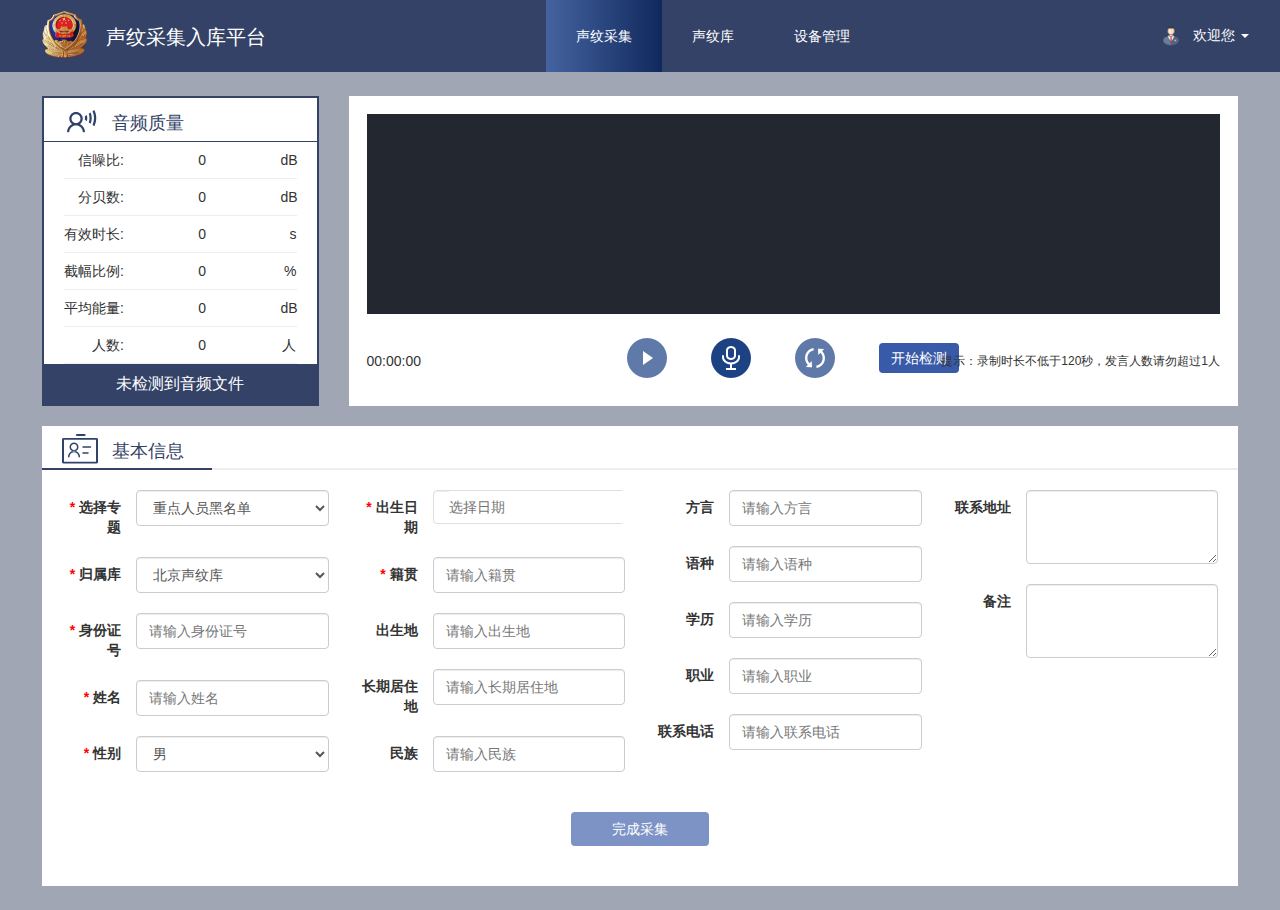
<file: index.html>
<!DOCTYPE html>
<html lang="en">
<head>
    <meta charset="UTF-8">
    <title>声纹采集入库平台</title>
    <meta http-equiv="X-UA-Compatible" content="IE=edge,chrome=1">
    <meta name="viewport" content="width=device-width, initial-scale=1.0, maximum-scale=1.0, user-scalable=0">
    <link rel="icon" type="img/png" sizes="96x96" href="img/logo.png">
    <link rel="stylesheet" href="css/bootstrap.css">
    <link rel="stylesheet" href="css/font-awesome.css">
    <link rel="stylesheet" href="assets/datepicker/css/datepicker.css">
    <link rel="stylesheet" href="assets/bootstrap-validator/bootstrapValidator.min.css">
    <link rel="stylesheet" href="css/reset.css">
    <link rel="stylesheet" href="css/header.css">
    <link rel="stylesheet" href="css/index.css">
</head>
<body>
<div class="allCont">
    <div class="header">
        <div class="left">
            <img src="img/logo.png" alt="">
            <span>声纹采集入库平台</span>
        </div>
        <div class="mid">
            <ul class="nav nav-tabs tabClick">
                <li class="active"><a href="index.html">声纹采集</a></li>
                <li><a href="vioceLibrary.html">声纹库</a></li>
                <li><a href="equipment.html">设备管理</a></li>
            </ul>
        </div>
        <div class="right">
            <div id="navbar-menu">
                <img src="img/person.png" alt="">
                <ul class="nav navbar-nav navbar-right">
                    <li class="dropdown">
                        <button type="button" class="dropdown-toggle btn-com" data-toggle="dropdown" aria-haspopup="true" aria-expanded="false">
                            欢迎您 <span class="caret"></span>
                        </button>
                        <ul class="dropdown-menu">
                            <li><a href="javascript:;" class="logout"><i class="lnr lnr-exit"></i> <span>退出登录</span></a></li>
                        </ul>
                    </li>
                </ul>
            </div>
        </div>
    </div>
    <div class="contain">
        <div class="tab-content">
            <div class="row">
                    <div class="col-md-3">
                        <div class="tone-quality">
                            <div class="toneTop">
                                <div class="toneTip">
                                    <img src="img/xinxi.png" alt="">
                                    <span>音频质量</span>
                                </div>
                                <ul>
                                    <li>
                                        <span>信噪比:</span>
                                        <span class="noiseRatio">0</span>
                                        <span>dB</span>
                                    </li>
                                    <li>
                                        <span>分贝数:</span>
                                        <span class="decibel">0</span>
                                        <span>dB</span>
                                    </li>
                                    <li>
                                        <span>有效时长:</span>
                                        <span class="duration">0</span>
                                        <span>s</span>
                                    </li>
                                    <li>
                                        <span>截幅比例:</span>
                                        <span class="clipping">0</span>
                                        <span>%</span>
                                    </li>
                                    <li>
                                        <span>平均能量:</span>
                                        <span class="energy">0</span>
                                        <span>dB</span>
                                    </li>
                                    <li>
                                        <span>人数:</span>
                                        <span class="userNumber">0</span>
                                        <span>人</span>
                                    </li>
                                </ul>
                            </div>
                            <p class="toneResult">未检测到音频文件</p>
                        </div>
                    </div>
                    <div class="col-md-9">
                        <div class="soundRecord">
                            <div class="recordImg">
                                <div class="luyinCont">
                                    <img class="waveformGif" src="img/waveform.gif" alt="">
                                    <audio id="luyinAudio" controls autoplay style="display:none"></audio>
                                </div>
                                <div class="waveSurfer">
                                    <div id="waveform"></div>
                                </div>
                            </div>

                            <div class="recordOperation">
                                <div class="timeCont">
                                    <p class="time">00:00:00</p>
                                    <p class="playTime"><span class="currTime">00:00:00</span><i style="font-style: normal;padding: 0 4px 0 6px">|</i><span class="durationTime">00:00:00</span></p>
                                </div>
                                <div class="btnCont">
                                    <button id="handleClickBtn" class="startPlay" disabled="true"><img src="img/startPlay.png" alt=""></button>
                                    <button id="btn-active" class="btn-start"><img src="img/startRecord.png" alt=""></button>
                                    <button class="btn-replace" disabled="true"><img src="img/shuaxin.png" alt=""></button>
                                    <button class="btn-testStart" id="btn-test">开始检测</button>
                                </div>
                                <div class="desCont">
                                    <p>提示：录制时长不低于120秒，发言人数请勿超过1人</p>
                                </div>
                            </div>
                        </div>
                    </div>
                </div>
            <div class="row">
                    <div class="col-md-12">
                        <div class="basicInfo">
                            <div class="infoHead">
                                <img src="img/ID.png" alt="">
                                <span>基本信息</span>
                                <i></i>
                            </div>
                            <div class="formCont">
                                <form class="form-horizontal" id="form">
                                    <div class="row">
                                        <div class="col-md-3">
                                            <div class="form-group">
                                                <label for="subjectId" class="col-sm-3 control-label"><span class="mustFill">*</span>选择专题</label>
                                                <div class="col-sm-9">
                                                    <select class="form-control" id="subjectId" name="subjectId">
                                                        <option value="1">重点人员黑名单</option>
                                                    </select>
                                                </div>
                                            </div>
                                            <div class="form-group">
                                                <label for="depositoryId" class="col-sm-3 control-label"><span class="mustFill">*</span>归属库</label>
                                                <div class="col-sm-9">
                                                    <select class="form-control" id="depositoryId" name="depositoryId">
                                                        <option value="1">北京声纹库</option>
                                                    </select>
                                                </div>
                                            </div>
                                            <div class="form-group">
                                                <label for="audioUserIdNumber" class="col-sm-3 control-label"><span class="mustFill">*</span>身份证号</label>
                                                <div class="col-sm-9">
                                                    <input type="text" class="form-control" id="audioUserIdNumber" maxlength="18" name="audioUserIdNumber" placeholder="请输入身份证号">
                                                </div>
                                            </div>
                                            <div class="form-group">
                                                <label for="audioUserName" class="col-sm-3 control-label"><span class="mustFill">*</span>姓名</label>
                                                <div class="col-sm-9">
                                                    <input type="text" class="form-control" id="audioUserName" name="audioUserName" placeholder="请输入姓名">
                                                </div>
                                            </div>
                                            <div class="form-group">
                                                <label for="audioUserSex" class="col-sm-3 control-label"><span class="mustFill">*</span>性别</label>
                                                <div class="col-sm-9">
                                                    <select class="form-control" id="audioUserSex" name="audioUserSex">
                                                        <option value="1">男</option>
                                                        <option value="2">女</option>
                                                    </select>
                                                </div>
                                            </div>
                                        </div>
                                        <div class="col-md-3">
                                            <div class="form-group">
                                                <label for="birthTime" class="col-sm-3 control-label"><span class="mustFill">*</span>出生日期</label>
                                                <div class="col-sm-9">
                                                    <div class="form-control c-datepicker-date-editor c-datepicker-single-editor J-datepicker-day mt10">
                                                        <input type="text" autocomplete="off" name="birthTime" id="birthTime" placeholder="选择日期" class="c-datepicker-data-input" value="">
                                                    </div>
                                                </div>
                                            </div>
                                            <div class="form-group">
                                                <label for="audioUserBirthOrigin" class="col-sm-3 control-label"><span class="mustFill">*</span>籍贯</label>
                                                <div class="col-sm-9">
                                                    <input type="text" class="form-control" id="audioUserBirthOrigin" name="audioUserBirthOrigin" placeholder="请输入籍贯">
                                                </div>
                                            </div>
                                            <div class="form-group">
                                                <label for="audioUserBirthPlace" class="col-sm-3 control-label">出生地</label>
                                                <div class="col-sm-9">
                                                    <input type="text" oninput="value=value.replace(/[^\a-\z\A-\Z0-9\u4E00-\u9FA5]/g,'')" class="form-control" id="audioUserBirthPlace" name="audioUserBirthPlace" placeholder="请输入出生地">
                                                </div>
                                            </div>
                                            <div class="form-group">
                                                <label for="audioUserHabitation" class="col-sm-3 control-label">长期居住地</label>
                                                <div class="col-sm-9">
                                                    <input type="text" oninput="value=value.replace(/[^\a-\z\A-\Z0-9\u4E00-\u9FA5]/g,'')" class="form-control" id="audioUserHabitation" name="audioUserHabitation" placeholder="请输入长期居住地">
                                                </div>
                                            </div>
                                            <div class="form-group">
                                                <label for="audioUserNation" class="col-sm-3 control-label">民族</label>
                                                <div class="col-sm-9">
                                                    <input type="text" oninput="value=value.replace(/[^\a-\z\A-\Z\u4E00-\u9FA5]/g,'')" class="form-control" id="audioUserNation" name="audioUserNation" placeholder="请输入民族">
                                                </div>
                                            </div>
                                        </div>
                                        <div class="col-md-3">
                                            <div class="form-group">
                                                <label for="audioUserDialect" class="col-sm-3 control-label">方言</label>
                                                <div class="col-sm-9">
                                                    <input type="text" oninput="value=value.replace(/[^\a-\z\A-\Z\u4E00-\u9FA5]/g,'')" class="form-control" id="audioUserDialect" name="audioUserDialect" placeholder="请输入方言">
                                                </div>
                                            </div>
                                            <div class="form-group">
                                                <label for="audioUserLanguages" class="col-sm-3 control-label">语种</label>
                                                <div class="col-sm-9">
                                                    <input type="text" oninput="value=value.replace(/[^\a-\z\A-\Z\u4E00-\u9FA5]/g,'')" class="form-control" id="audioUserLanguages" name="audioUserLanguages" placeholder="请输入语种">
                                                </div>
                                            </div>
                                            <div class="form-group">
                                                <label for="audioUserSchooling" class="col-sm-3 control-label">学历</label>
                                                <div class="col-sm-9">
                                                    <input type="text" oninput="value=value.replace(/[^\a-\z\A-\Z\u4E00-\u9FA5]/g,'')" class="form-control" id="audioUserSchooling" name="audioUserSchooling" placeholder="请输入学历">
                                                </div>
                                            </div>
                                            <div class="form-group">
                                                <label for="audioUserOccupation" class="col-sm-3 control-label">职业</label>
                                                <div class="col-sm-9">
                                                    <input type="text" oninput="value=value.replace(/[^\a-\z\A-\Z\u4E00-\u9FA5]/g,'')" class="form-control" id="audioUserOccupation" name="audioUserOccupation" placeholder="请输入职业">
                                                </div>
                                            </div>
                                            <div class="form-group">
                                                <label for="audioUserPhoneNumber" class="col-sm-3 control-label">联系电话</label>
                                                <div class="col-sm-9">
                                                    <input type="text" class="form-control" oninput="value=value.replace(/[^\d]/g,'')" id="audioUserPhoneNumber" name="audioUserPhoneNumber" placeholder="请输入联系电话">
                                                </div>
                                            </div>
                                        </div>
                                        <div class="col-md-3">
                                            <div class="form-group">
                                                <label for="audioUserAddress" class="col-sm-3 control-label">联系地址</label>
                                                <div class="col-sm-9">
                                                    <textarea class="form-control" rows="3" name="audioUserAddress" id="audioUserAddress"></textarea>
                                                </div>
                                            </div>
                                            <div class="form-group">
                                                <label for="audioUserComment" class="col-sm-3 control-label">备注</label>
                                                <div class="col-sm-9">
                                                    <textarea class="form-control" rows="3" name="audioUserComment" id="audioUserComment"></textarea>
                                                </div>
                                            </div>
                                        </div>
                                    </div>
                                    <div class="row">
                                        <div class="col-md-12">
                                            <div class="form-group submitBtnParent">
                                                <button type="button" class="btn btn-customStyle" id="submitBtn" disabled="true">完成采集</button>
                                            </div>
                                        </div>
                                    </div>
                                </form>
                            </div>
                        </div>
                    </div>
                </div>
        </div>
    </div>
</div>


<script src="js/jquery-1.10.2.min.js"></script>
<script src="js/bootstrap.js"></script>
<!--<script src="https://gosspublic.alicdn.com/aliyun-oss-sdk-4.4.4.min.js"></script>-->
<script src="assets/datepicker/js/datepicker.all.min.js"></script>
<script src="assets/bootstrap-validator/bootstrapValidator.min.js"></script>
<script src="assets/datepicker/js/moment.min.js"></script>
<script src="assets/layer/layer.js"></script>
<script src="js/wavesurfer.min.js"></script>
<script src="js/recoder.js"></script>
<script src="js/recoderTest.js"></script>
<script src="js/common.js"></script>
<script src="js/index.js"></script>
</body>
</html>
</file>
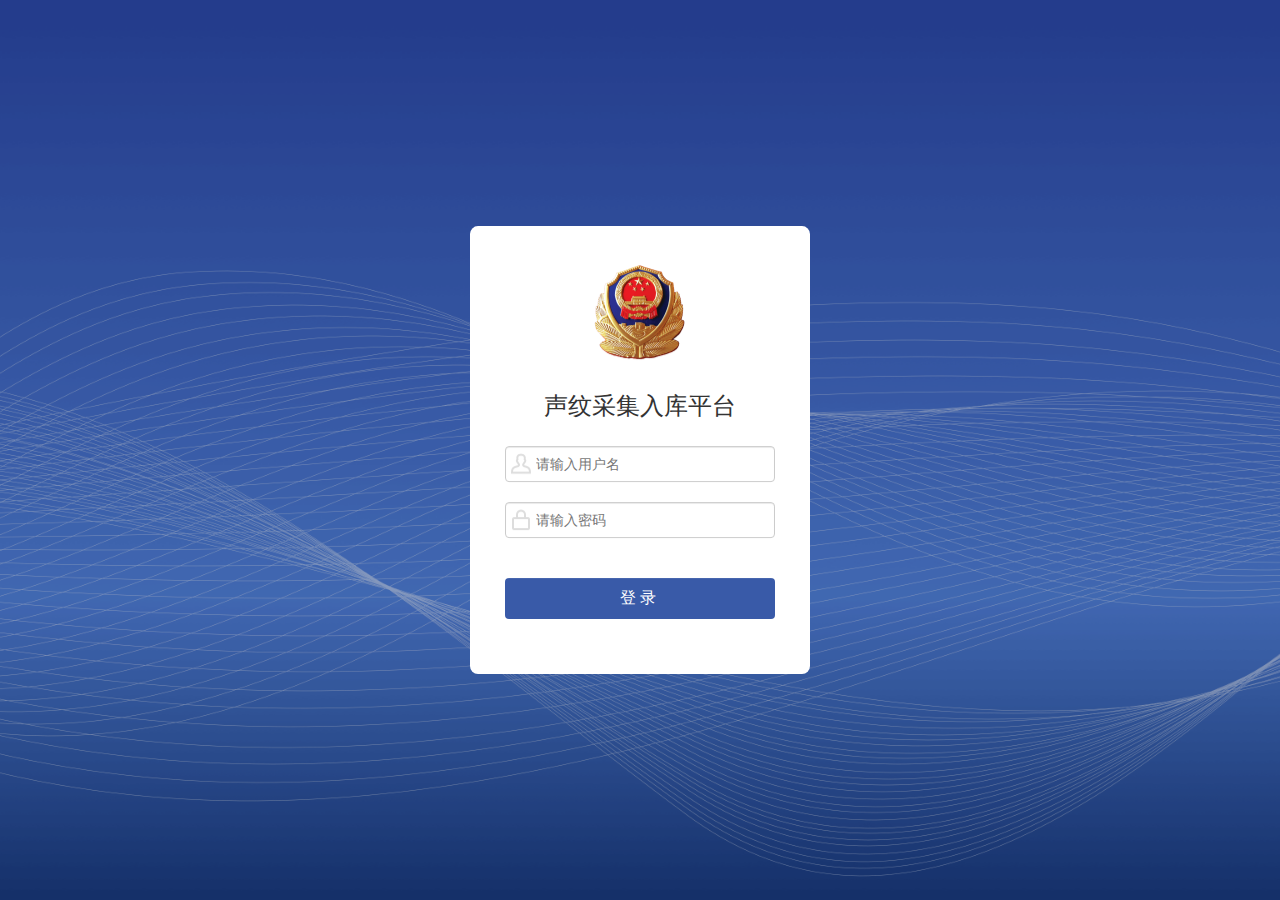
<file: login.html>
<!DOCTYPE html>
<html lang="en">
<head>
    <meta charset="UTF-8">
    <meta name="viewport" content="width=device-width, initial-scale=1.0"/>
    <title>声纹采集入库平台</title>
    <link rel="icon" type="img/png" sizes="96x96" href="img/logo.png">
    <link rel="stylesheet" href="css/bootstrap.css">
    <link href="assets/bootstrap-validator/bootstrapValidator.min.css">
    <link rel="stylesheet" href="css/font-awesome.css">
    <link rel="stylesheet" href="css/reset.css">
    <link rel="stylesheet" href="css/login.css">
</head>
<body>
<div class="bg bg-blur" id="background">
    <!--<img src="img/bg3.jpg" width="100%" height="100%"/>-->
</div>
<div class="show"></div>
<div class="container">
    <div class="row panel_parent">
        <div id="login_page">
            <div class="panel-body">
                <img class="loginLogo" src="img/logo.png" alt="">
                <h3 class="title">声纹采集入库平台</h3>
                <form role="form" id="form">
                    <div class="form-group">
                        <img src="img/userLogin.png" alt="">
                        <input type="text" class="form-control" id="username" name="username" placeholder="请输入用户名" autocomplete="off"/>
                    </div>
                    <div class="form-group">
                        <img src="img/passLogin.png" alt="">
                        <input type="password" class="form-control" id="password" name="password" placeholder="请输入密码" autocomplete="off"/>
                    </div>
                    <button href="javascript:;" class="btn btn-customStyle login">登录</button>
                </form>
            </div>
        </div>
    </div>
</div>

<script src="js/jquery-1.10.2.js"></script>
<script src="js/bootstrap.js"></script>
<script src="assets/bootstrap-validator/bootstrapValidator.min.js"></script>
<script src="js/md5.js"></script>
<script src="js/common.js"></script>
<script src="js/login.js"></script>
</body>
</html>
</file>
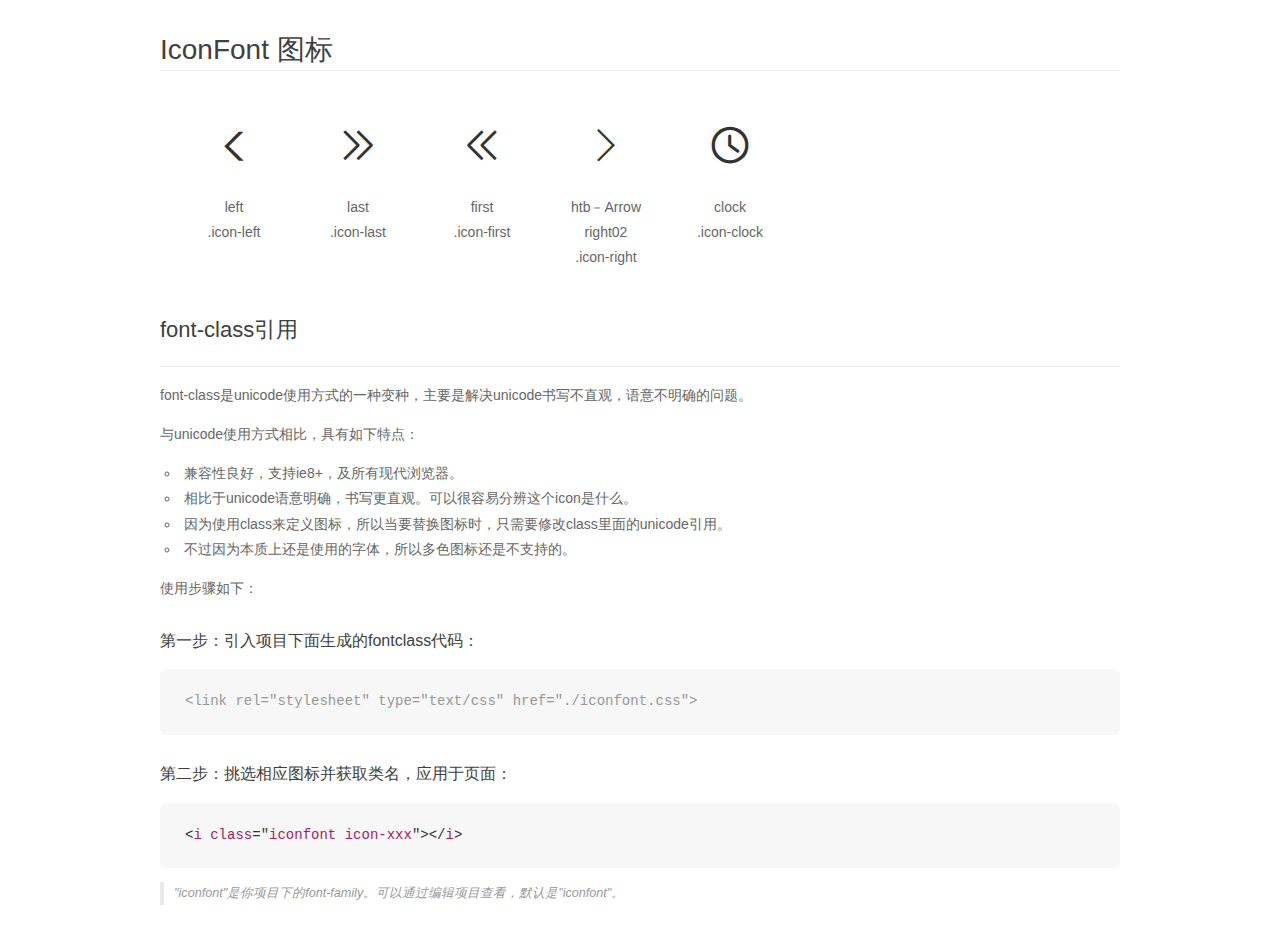
<file: assets/datepicker/fonts/iconfont/demo_fontclass.html>
<!DOCTYPE html>
<html>
<head>
    <meta charset="utf-8"/>
    <title>IconFont</title>
    <link rel="stylesheet" href="demo.css">
    <link rel="stylesheet" href="iconfont.css">
</head>
<body>
    <div class="main markdown">
        <h1>IconFont 图标</h1>
        <ul class="icon_lists clear">
            
                <li>
                <i class="icon iconfont icon-left"></i>
                    <div class="name">left</div>
                    <div class="fontclass">.icon-left</div>
                </li>
            
                <li>
                <i class="icon iconfont icon-last"></i>
                    <div class="name">last</div>
                    <div class="fontclass">.icon-last</div>
                </li>
            
                <li>
                <i class="icon iconfont icon-first"></i>
                    <div class="name">first</div>
                    <div class="fontclass">.icon-first</div>
                </li>
            
                <li>
                <i class="icon iconfont icon-right"></i>
                    <div class="name">htb－Arrow right02</div>
                    <div class="fontclass">.icon-right</div>
                </li>
            
                <li>
                <i class="icon iconfont icon-clock"></i>
                    <div class="name">clock</div>
                    <div class="fontclass">.icon-clock</div>
                </li>
            
        </ul>

        <h2 id="font-class-">font-class引用</h2>
        <hr>

        <p>font-class是unicode使用方式的一种变种，主要是解决unicode书写不直观，语意不明确的问题。</p>
        <p>与unicode使用方式相比，具有如下特点：</p>
        <ul>
        <li>兼容性良好，支持ie8+，及所有现代浏览器。</li>
        <li>相比于unicode语意明确，书写更直观。可以很容易分辨这个icon是什么。</li>
        <li>因为使用class来定义图标，所以当要替换图标时，只需要修改class里面的unicode引用。</li>
        <li>不过因为本质上还是使用的字体，所以多色图标还是不支持的。</li>
        </ul>
        <p>使用步骤如下：</p>
        <h3 id="-fontclass-">第一步：引入项目下面生成的fontclass代码：</h3>


        <pre><code class="lang-js hljs javascript"><span class="hljs-comment">&lt;link rel="stylesheet" type="text/css" href="./iconfont.css"&gt;</span></code></pre>
        <h3 id="-">第二步：挑选相应图标并获取类名，应用于页面：</h3>
        <pre><code class="lang-css hljs">&lt;<span class="hljs-selector-tag">i</span> <span class="hljs-selector-tag">class</span>="<span class="hljs-selector-tag">iconfont</span> <span class="hljs-selector-tag">icon-xxx</span>"&gt;&lt;/<span class="hljs-selector-tag">i</span>&gt;</code></pre>
        <blockquote>
        <p>"iconfont"是你项目下的font-family。可以通过编辑项目查看，默认是"iconfont"。</p>
        </blockquote>
    </div>
</body>
</html>
</file>
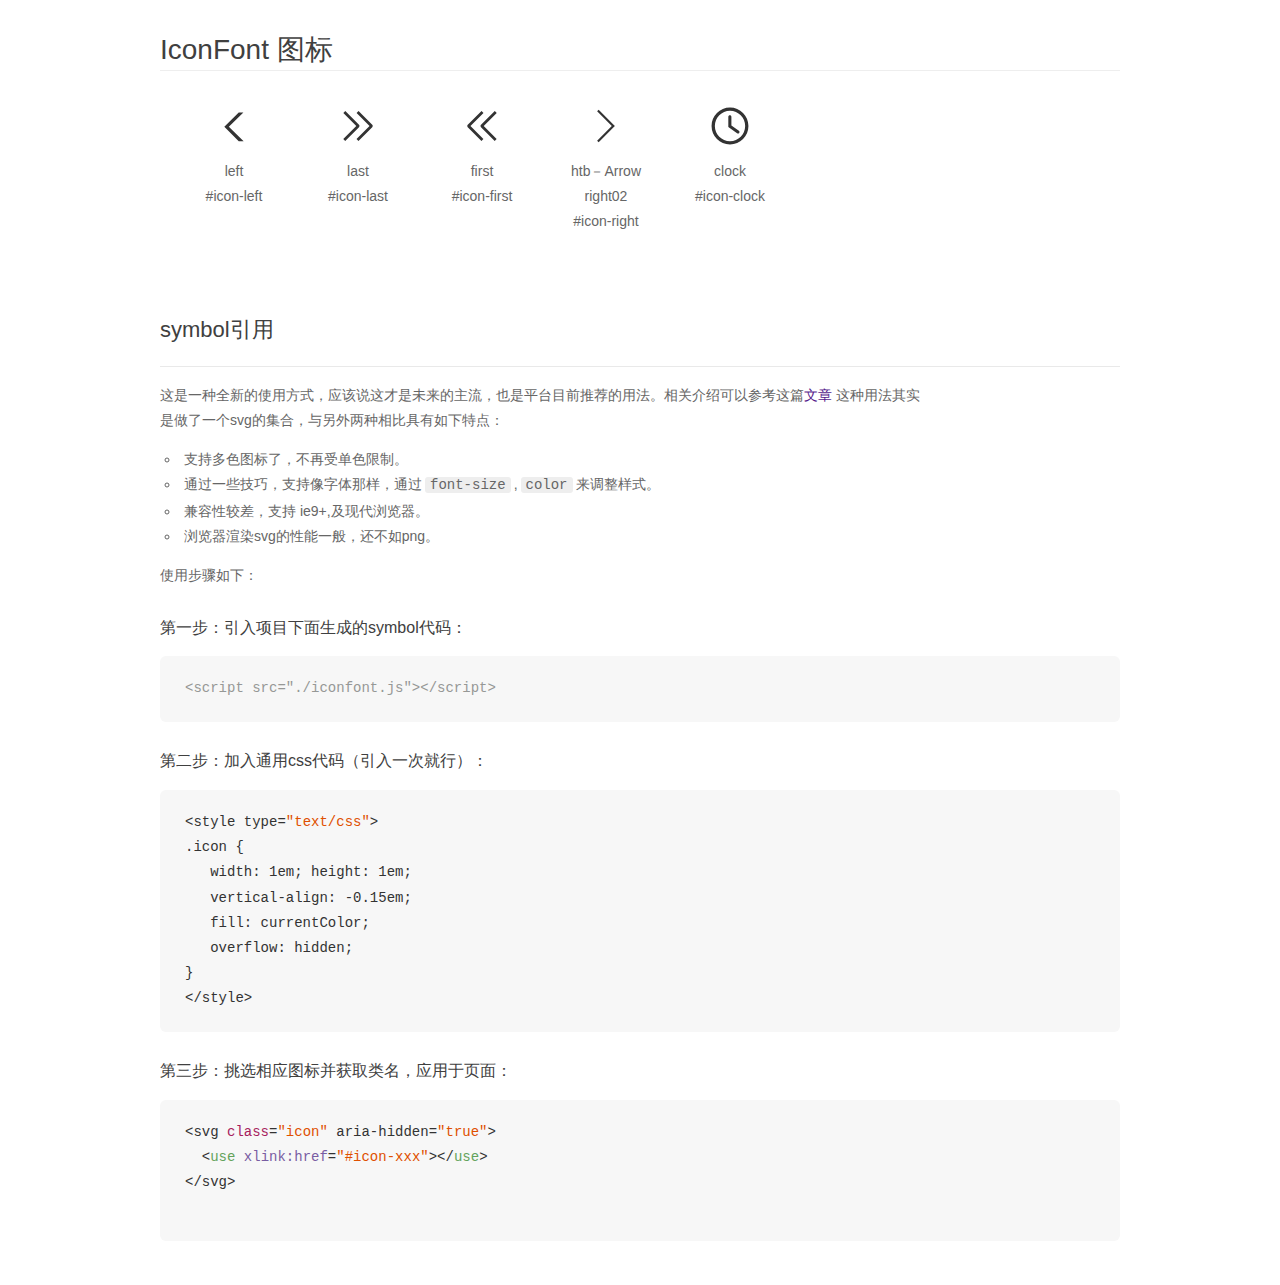
<file: assets/datepicker/fonts/iconfont/demo_symbol.html>
<!DOCTYPE html>
<html>
<head>
    <meta charset="utf-8"/>
    <title>IconFont</title>
    <link rel="stylesheet" href="demo.css">
    <script src="iconfont.js"></script>

    <style type="text/css">
        .icon {
          /* 通过设置 font-size 来改变图标大小 */
          width: 1em; height: 1em;
          /* 图标和文字相邻时，垂直对齐 */
          vertical-align: -0.15em;
          /* 通过设置 color 来改变 SVG 的颜色/fill */
          fill: currentColor;
          /* path 和 stroke 溢出 viewBox 部分在 IE 下会显示
             normalize.css 中也包含这行 */
          overflow: hidden;
        }

    </style>
</head>
<body>
    <div class="main markdown">
        <h1>IconFont 图标</h1>
        <ul class="icon_lists clear">
            
                <li>
                    <svg class="icon" aria-hidden="true">
                        <use xlink:href="#icon-left"></use>
                    </svg>
                    <div class="name">left</div>
                    <div class="fontclass">#icon-left</div>
                </li>
            
                <li>
                    <svg class="icon" aria-hidden="true">
                        <use xlink:href="#icon-last"></use>
                    </svg>
                    <div class="name">last</div>
                    <div class="fontclass">#icon-last</div>
                </li>
            
                <li>
                    <svg class="icon" aria-hidden="true">
                        <use xlink:href="#icon-first"></use>
                    </svg>
                    <div class="name">first</div>
                    <div class="fontclass">#icon-first</div>
                </li>
            
                <li>
                    <svg class="icon" aria-hidden="true">
                        <use xlink:href="#icon-right"></use>
                    </svg>
                    <div class="name">htb－Arrow right02</div>
                    <div class="fontclass">#icon-right</div>
                </li>
            
                <li>
                    <svg class="icon" aria-hidden="true">
                        <use xlink:href="#icon-clock"></use>
                    </svg>
                    <div class="name">clock</div>
                    <div class="fontclass">#icon-clock</div>
                </li>
            
        </ul>


        <h2 id="symbol-">symbol引用</h2>
        <hr>

        <p>这是一种全新的使用方式，应该说这才是未来的主流，也是平台目前推荐的用法。相关介绍可以参考这篇<a href="">文章</a>
        这种用法其实是做了一个svg的集合，与另外两种相比具有如下特点：</p>
        <ul>
          <li>支持多色图标了，不再受单色限制。</li>
          <li>通过一些技巧，支持像字体那样，通过<code>font-size</code>,<code>color</code>来调整样式。</li>
          <li>兼容性较差，支持 ie9+,及现代浏览器。</li>
          <li>浏览器渲染svg的性能一般，还不如png。</li>
        </ul>
        <p>使用步骤如下：</p>
        <h3 id="-symbol-">第一步：引入项目下面生成的symbol代码：</h3>
        <pre><code class="lang-js hljs javascript"><span class="hljs-comment">&lt;script src="./iconfont.js"&gt;&lt;/script&gt;</span></code></pre>
        <h3 id="-css-">第二步：加入通用css代码（引入一次就行）：</h3>
        <pre><code class="lang-js hljs javascript">&lt;style type=<span class="hljs-string">"text/css"</span>&gt;
.icon {
   width: <span class="hljs-number">1</span>em; height: <span class="hljs-number">1</span>em;
   vertical-align: <span class="hljs-number">-0.15</span>em;
   fill: currentColor;
   overflow: hidden;
}
&lt;<span class="hljs-regexp">/style&gt;</span></code></pre>
        <h3 id="-">第三步：挑选相应图标并获取类名，应用于页面：</h3>
        <pre><code class="lang-js hljs javascript">&lt;svg <span class="hljs-class"><span class="hljs-keyword">class</span></span>=<span class="hljs-string">"icon"</span> aria-hidden=<span class="hljs-string">"true"</span>&gt;<span class="xml"><span class="hljs-tag">
  &lt;<span class="hljs-name">use</span> <span class="hljs-attr">xlink:href</span>=<span class="hljs-string">"#icon-xxx"</span>&gt;</span><span class="hljs-tag">&lt;/<span class="hljs-name">use</span>&gt;</span>
</span>&lt;<span class="hljs-regexp">/svg&gt;
        </span></code></pre>
    </div>
</body>
</html>
</file>
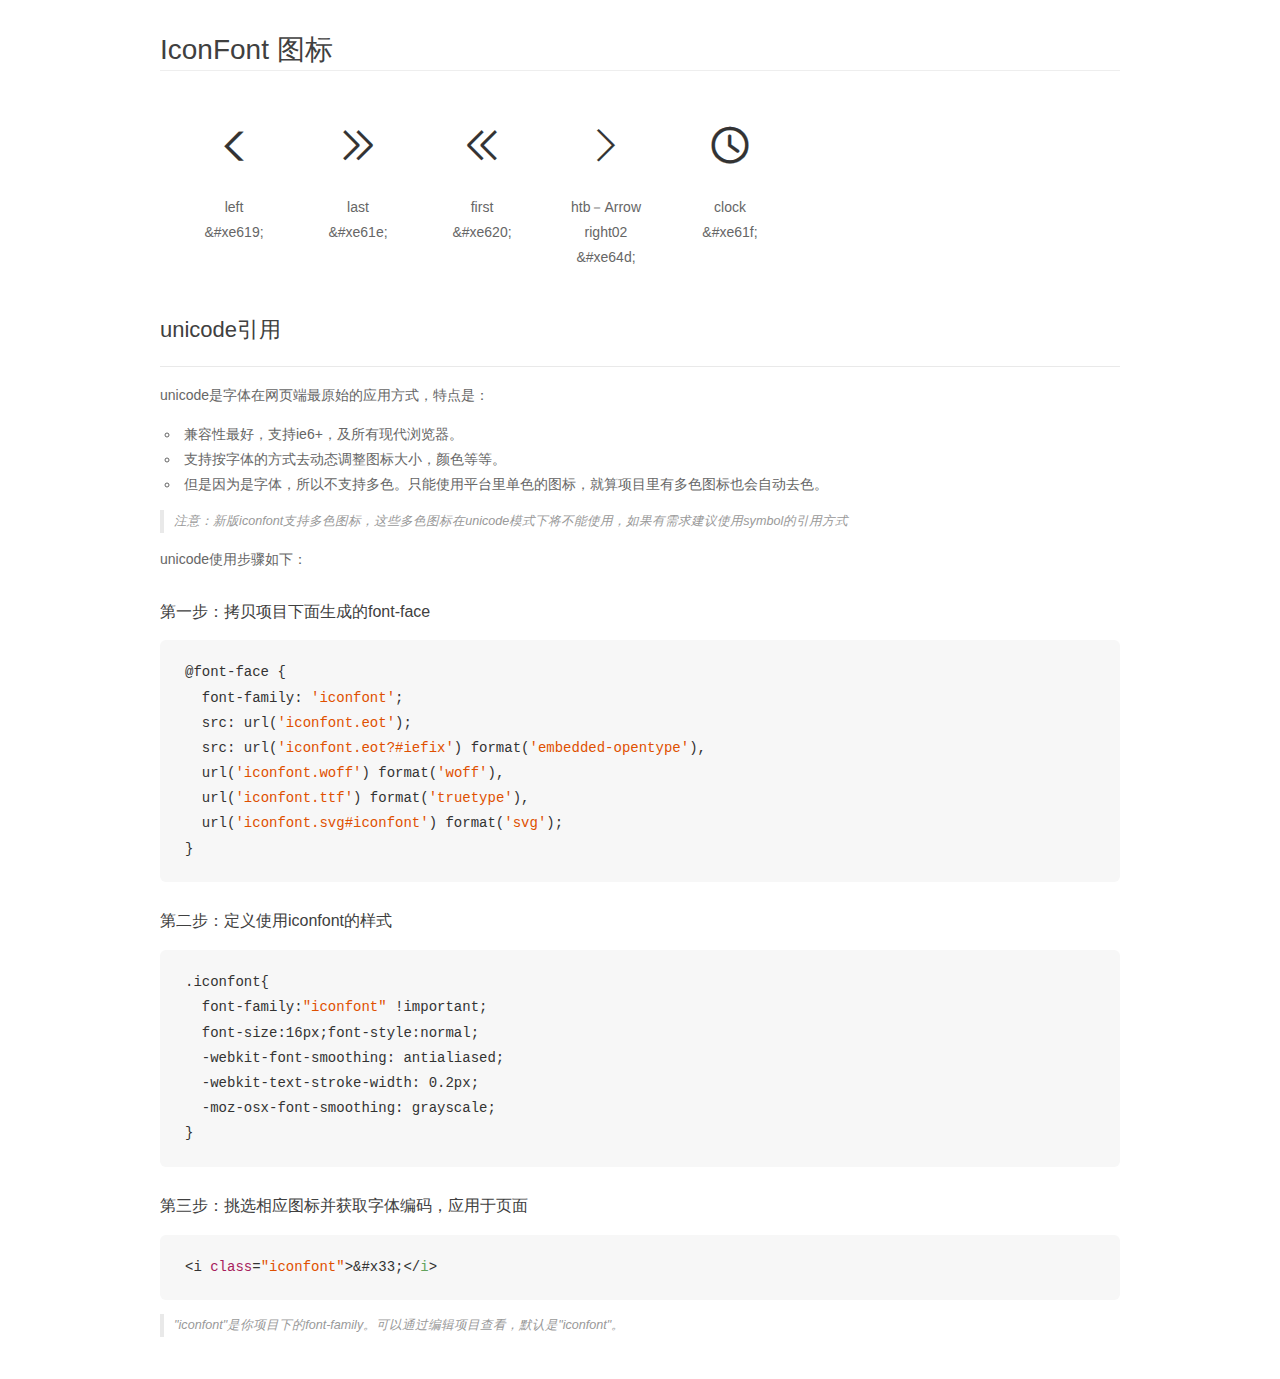
<file: assets/datepicker/fonts/iconfont/demo_unicode.html>
<!DOCTYPE html>
<html>
<head>
    <meta charset="utf-8"/>
    <title>IconFont</title>
    <link rel="stylesheet" href="demo.css">

    <style type="text/css">

        @font-face {font-family: "iconfont";
          src: url('iconfont.eot'); /* IE9*/
          src: url('iconfont.eot#iefix') format('embedded-opentype'), /* IE6-IE8 */
          url('iconfont.woff') format('woff'), /* chrome, firefox */
          url('iconfont.ttf') format('truetype'), /* chrome, firefox, opera, Safari, Android, iOS 4.2+*/
          url('iconfont.svg#iconfont') format('svg'); /* iOS 4.1- */
        }

        .iconfont {
          font-family:"iconfont" !important;
          font-size:16px;
          font-style:normal;
          -webkit-font-smoothing: antialiased;
          -webkit-text-stroke-width: 0.2px;
          -moz-osx-font-smoothing: grayscale;
        }

    </style>
</head>
<body>
    <div class="main markdown">
        <h1>IconFont 图标</h1>
        <ul class="icon_lists clear">
            
                <li>
                <i class="icon iconfont">&#xe619;</i>
                    <div class="name">left</div>
                    <div class="code">&amp;#xe619;</div>
                </li>
            
                <li>
                <i class="icon iconfont">&#xe61e;</i>
                    <div class="name">last</div>
                    <div class="code">&amp;#xe61e;</div>
                </li>
            
                <li>
                <i class="icon iconfont">&#xe620;</i>
                    <div class="name">first</div>
                    <div class="code">&amp;#xe620;</div>
                </li>
            
                <li>
                <i class="icon iconfont">&#xe64d;</i>
                    <div class="name">htb－Arrow right02</div>
                    <div class="code">&amp;#xe64d;</div>
                </li>
            
                <li>
                <i class="icon iconfont">&#xe61f;</i>
                    <div class="name">clock</div>
                    <div class="code">&amp;#xe61f;</div>
                </li>
            
        </ul>
        <h2 id="unicode-">unicode引用</h2>
        <hr>

        <p>unicode是字体在网页端最原始的应用方式，特点是：</p>
        <ul>
        <li>兼容性最好，支持ie6+，及所有现代浏览器。</li>
        <li>支持按字体的方式去动态调整图标大小，颜色等等。</li>
        <li>但是因为是字体，所以不支持多色。只能使用平台里单色的图标，就算项目里有多色图标也会自动去色。</li>
        </ul>
        <blockquote>
        <p>注意：新版iconfont支持多色图标，这些多色图标在unicode模式下将不能使用，如果有需求建议使用symbol的引用方式</p>
        </blockquote>
        <p>unicode使用步骤如下：</p>
        <h3 id="-font-face">第一步：拷贝项目下面生成的font-face</h3>
        <pre><code class="lang-js hljs javascript">@font-face {
  font-family: <span class="hljs-string">'iconfont'</span>;
  src: url(<span class="hljs-string">'iconfont.eot'</span>);
  src: url(<span class="hljs-string">'iconfont.eot?#iefix'</span>) format(<span class="hljs-string">'embedded-opentype'</span>),
  url(<span class="hljs-string">'iconfont.woff'</span>) format(<span class="hljs-string">'woff'</span>),
  url(<span class="hljs-string">'iconfont.ttf'</span>) format(<span class="hljs-string">'truetype'</span>),
  url(<span class="hljs-string">'iconfont.svg#iconfont'</span>) format(<span class="hljs-string">'svg'</span>);
}
</code></pre>
        <h3 id="-iconfont-">第二步：定义使用iconfont的样式</h3>
        <pre><code class="lang-js hljs javascript">.iconfont{
  font-family:<span class="hljs-string">"iconfont"</span> !important;
  font-size:<span class="hljs-number">16</span>px;font-style:normal;
  -webkit-font-smoothing: antialiased;
  -webkit-text-stroke-width: <span class="hljs-number">0.2</span>px;
  -moz-osx-font-smoothing: grayscale;
}
</code></pre>
        <h3 id="-">第三步：挑选相应图标并获取字体编码，应用于页面</h3>
        <pre><code class="lang-js hljs javascript">&lt;i <span class="hljs-class"><span class="hljs-keyword">class</span></span>=<span class="hljs-string">"iconfont"</span>&gt;&amp;#x33;<span class="xml"><span class="hljs-tag">&lt;/<span class="hljs-name">i</span>&gt;</span></span></code></pre>

        <blockquote>
        <p>"iconfont"是你项目下的font-family。可以通过编辑项目查看，默认是"iconfont"。</p>
        </blockquote>
    </div>


</body>
</html>
</file>
<file: assets/datepicker/css/datepicker.css>
@font-face{font-family:"kxiconfont";src:url("iconfont.eot?t=1534989522363");src:url("iconfont.eot?t=1534989522363#iefix") format("embedded-opentype"),url("[data-uri]") format("woff"),url("iconfont.ttf?t=1534989522363") format("truetype"),url("iconfont.svg?t=1534989522363#iconfont") format("svg")}.kxiconfont{font-family:"kxiconfont" !important;font-size:16px;font-style:normal;-webkit-font-smoothing:antialiased;-moz-osx-font-smoothing:grayscale}.icon-left:before{content:"\e619"}.icon-last:before{content:"\e61e"}.icon-first:before{content:"\e620"}.icon-right:before{content:"\e64d"}.icon-clock:before{content:"\e61f"}a{color:#20A0FF}*:before,*:after{-webkit-box-sizing:border-box;-moz-box-sizing:border-box;box-sizing:border-box}.c-datepicker-picker{-webkit-box-sizing:border-box;-moz-box-sizing:border-box;box-sizing:border-box;width:296px;position:absolute;z-index:2001}.c-datepicker-picker *:before,.c-datepicker-picker *:after{-webkit-box-sizing:border-box;-moz-box-sizing:border-box;box-sizing:border-box}.c-datepicker-picker{color:#333;border:1px solid #e4e7ed;box-shadow:0 2px 12px 0 rgba(0,0,0,0.1);background:#fff;border-radius:4px;line-height:30px;margin:5px 0;display:none}.c-datepicker-picker a{color:#333}.c-datepicker-date-picker.has-time .c-datepicker-picker__body-wrapper{position:relative}.c-datepicker-date-picker__time-header{position:relative;border-bottom:1px solid #e4e4e4;font-size:12px;padding:8px 5px 5px;display:table;width:100%;box-sizing:border-box}.c-datepicker-date-picker__editor-wrap{position:relative;display:table-cell;padding:0 5px}.c-datepicker-input{position:relative;font-size:14px;display:inline-block;width:100%}.c-datepicker-input--small{font-size:13px}.c-datepicker-input__inner{-webkit-appearance:none;background-color:#fff;background-image:none;border-radius:4px;border:1px solid #dcdfe6;box-sizing:border-box;color:#333;display:inline-block;font-size:inherit;height:40px;line-height:40px;outline:none;width:100%;padding:0 10px}.c-datepicker-input--small .c-datepicker-input__inner{height:32px;line-height:32px}.c-datepicker-time-panel{margin:5px 0;border:1px solid #e4e7ed;background-color:#fff;box-shadow:0 2px 12px 0 rgba(0,0,0,0.1);border-radius:2px;position:absolute;width:180px;left:0;z-index:1000;user-select:none}.c-datepicker-time-panel__content{font-size:0;position:relative;overflow:hidden}.c-datepicker-time-panel__content:before,.c-datepicker-time-panel__content:after{content:"";top:50%;position:absolute;margin-top:-15px;height:32px;z-index:-1;left:0;right:0;box-sizing:border-box;padding-top:6px;text-align:left;border-top:1px solid #e4e7ed;border-bottom:1px solid #e4e7ed}.c-datepicker-time-panel__content:after{left:50%;margin-left:12%;margin-right:12%}.c-datepicker-time-panel__content.has-seconds:after{left:66.66667%}.c-datepicker-time-spinner{width:100%;white-space:nowrap}.c-datepicker-time-spinner.has-seconds .c-datepicker-time-spinner__wrapper{width:33.3%}.c-datepicker-time-spinner__wrapper{height:190px;overflow:auto;display:inline-block;width:50%;vertical-align:top;position:relative}.c-datepicker-scrollbar{overflow:hidden;position:relative}.c-datepicker-scrollbar::-webkit-scrollbar{display:none}.c-datepicker-scrollbar__wrap{overflow:scroll;height:100%}.c-datepicker-time-spinner__wrapper .c-datepicker-scrollbar__wrap:not(.c-datepicker-scrollbar__wrap--hidden-default){padding-bottom:15px}.c-datepicker-time-spinner__list{margin:0;list-style:none}.c-datepicker-time-spinner__input.c-datepicker-input .c-datepicker-input__inner,.c-datepicker-time-spinner__list{padding:0;text-align:center}.c-datepicker-time-spinner__list:after,.c-datepicker-time-spinner__list:before{content:"";display:block;width:100%;height:80px}.c-datepicker-time-spinner__item{height:32px;line-height:32px;font-size:12px;color:#333}.c-datepicker-scrollbar__bar.is-horizontal{height:6px;left:2px}.c-datepicker-scrollbar__bar.is-horizontal>div{height:100%}.c-datepicker-scrollbar__thumb{position:relative;display:block;width:0;height:0;cursor:pointer;border-radius:inherit;background-color:rgba(144,146,152,0.3);transition:background-color .3s}.c-datepicker-time-panel__footer{border-top:1px solid #e4e4e4;padding:4px 0;height:36px;line-height:25px;text-align:right;box-sizing:border-box}.c-datepicker-time-panel__btn{border:none;line-height:28px;padding:0 5px;margin:0 5px;cursor:pointer;background-color:transparent;outline:none;font-size:12px;color:#303133}.c-datepicker-time-panel__btn.confirm{font-weight:800;color:#409eff}.c-datepicker-time-panel__btn.cancel{font-weight:800;color:#999}.c-datepicker-time-panel__btn.min,.c-datepicker-time-panel__btn.max{float:left;padding-right:0}.c-datepicker-date-picker__header{margin:10px 12px;text-align:center}.c-datepicker-date-picker__header-label{font-size:16px;font-weight:500;padding:0 5px;line-height:22px;text-align:center;cursor:pointer;color:#333}.c-datepicker-picker__content{position:relative;margin:10px 15px}.c-datepicker-date-picker table{table-layout:fixed;width:100%}.c-datepicker-date-table{font-size:12px;user-select:none;border-spacing:0;width:100%}.c-datepicker-date-table td.next-month .cell,.c-datepicker-date-table td.prev-month .cell{color:#c0c4cc}.c-datepicker-date-table td.disabled .cell,.c-datepicker-month-table td.disabled .cell,.c-datepicker-year-table td.disabled .cell{text-decoration:line-through;color:#999}.c-datepicker-year-table td.current .cell{color:#409eff}.c-datepicker-date-table td{width:34px;height:30px;padding:4px 0;box-sizing:border-box;text-align:center;cursor:pointer;position:relative}.c-datepicker-date-table td div{height:30px;padding:3px 0;box-sizing:border-box}.c-datepicker-date-table td .cell{width:24px;height:24px;display:block;margin:0 auto;line-height:24px;position:absolute;left:50%;transform:translateX(-50%);border-radius:50%}.c-datepicker-date-table td.in-range div,.c-datepicker-date-table td.in-range div:hover{background-color:#f2f6fc}.c-datepicker-date-table td.start-date div{margin-left:1px;border-top-left-radius:15px;border-bottom-left-radius:15px}.c-datepicker-date-table td.end-date div{margin-right:1px;border-top-right-radius:15px;border-bottom-right-radius:15px}.c-datepicker-date-table th{padding:5px;color:#333;font-weight:400;border-bottom:1px solid #ebeef5}.c-datepicker-year-table,.c-datepicker-month-table{font-size:14px;margin:-1px;border-collapse:collapse;margin-bottom:5px}.c-datepicker-month-table td .cell{width:48px;height:32px;display:block;line-height:32px;color:#333;margin:0 auto}.c-datepicker-button{display:inline-block;line-height:1;white-space:nowrap;cursor:pointer;background:#fff;border:1px solid #dcdfe6;border-color:#dcdfe6;color:#333;-webkit-appearance:none;text-align:center;box-sizing:border-box;outline:none;margin:0;transition:.1s;font-weight:500;-moz-user-select:none;-webkit-user-select:none;-ms-user-select:none;padding:12px 20px;font-size:14px;border-radius:4px}.c-datepicker-button--mini{padding:7px 15px;font-size:12px;border-radius:3px}.c-datepicker-button--text{border-color:transparent;color:#409eff;background:transparent;padding-left:0;padding-right:0}.popper__arrow{top:-6px;left:50%;margin-right:3px;border-top-width:0;border-bottom-color:#ebeef5;position:absolute;display:block;width:0;height:0;border-color:transparent;border-style:solid}.popper__arrow{border-width:6px;filter:drop-shadow(0 2px 12px rgba(0,0,0,0.03))}.c-datepicker-date-table td.available:hover{color:#409eff}.c-datepicker-picker__footer{border-top:1px solid #e4e4e4;padding:4px;text-align:right;background-color:#fff;position:relative;font-size:0}.c-datepicker-button+.c-datepicker-button{margin-left:10px}.c-datepicker-date-picker__prev-btn{float:left}.c-datepicker-date-picker__next-btn{float:right}.c-datepicker-picker__icon-btn{cursor:pointer;padding:2px 7px}.c-datepicker-picker__icon-btn:hover{color:#409eff}.c-datepicker-date-table td.in-range div,.c-datepicker-date-table td.in-range div:hover{background-color:#f2f6fc}.c-datepicker-scrollbar__thumb{position:relative;display:block;width:0;height:0;cursor:pointer;border-radius:inherit;background-color:rgba(144,146,152,0.3);transition:background-color .3s}.c-datepicker-scrollbar__bar.is-vertical>div{width:100%}.c-datepicker-scrollbar__bar{position:absolute;right:2px;bottom:2px;z-index:1;border-radius:4px;opacity:0;transition:opacity .12s ease-out}.c-datepicker-date-table td.today .cell{color:#409eff;font-weight:700}.c-datepicker-date-table td.cell{width:24px;height:24px;display:block;margin:0 auto;line-height:24px;border-radius:50%}.c-datepicker-date-table td.current:not(.disabled) .cell{color:#fff;background-color:#409eff}.c-datepicker-month-table td .cell:hover,.c-datepicker-month-table td.current:not(.disabled) .cell{color:#409eff}.c-datepicker-scrollbar__bar.is-vertical{width:6px;top:2px}.c-datepicker-scrollbar__bar.is-horizontal{height:6px;left:2px}.c-datepicker-scrollbar__bar.is-horizontal>div{height:100%}.c-datepicker-month-table td,.c-datepicker-year-table td{text-align:center;padding:16px 3px;cursor:pointer}.c-datepicker-picker [slot=sidebar]+.c-datepicker-picker__body,.c-datepicker-picker__sidebar+.c-datepicker-picker__body{margin-left:102px}.c-datepicker-picker [slot=sidebar],.c-datepicker-picker__sidebar{position:absolute;top:0;bottom:0;width:102px;border-right:1px solid #e4e4e4;box-sizing:border-box;padding-top:6px;background-color:#fff;overflow:auto}.c-datepicker-picker__shortcut{display:block;width:100%;border:0;background-color:transparent;line-height:28px;font-size:14px;color:#333;padding-left:8px;text-align:left;outline:none;cursor:pointer}.c-datepicker-picker__shortcut:hover{color:#409eff}.c-datepicker-date-range-picker.has-sidebar{width:636px}.c-datepicker-date-picker.has-sidebar{width:390px}.c-datepicker-picker__body-wrapper:after,.c-datepicker-picker__body:after,.c-datepicker-picker__body-content:after{content:"";display:table;clear:both}.c-datepicker-date-range-picker{width:532px}.c-datepicker-date-range-picker-panel__wrap{float:left;width:50%;box-sizing:border-box;margin:0;padding:10px}.c-datepicker-date-range-picker-panel__wrap.is-left{border-right:1px solid #e4e4e4}.c-datepicker-picker__content{margin:0;width:100%;margin:0 auto}.c-datepicker-date-range-picker__time-header{position:relative;border-bottom:1px solid #e4e4e4;font-size:12px;padding:8px 5px 5px;display:table;width:100%;box-sizing:border-box}.c-datepicker-date-range-picker__time-content{box-sizing:border-box;display:table-cell}.c-datepicker-date-range-picker__editor-wrap{position:relative;display:table-cell;padding:0 5px}.is-right .c-datepicker-date-range-picker__header-year{margin-left:66px;margin-right:10px}.is-right .c-datepicker-date-range-picker__header-month{margin-right:10px}.is-left .c-datepicker-date-range-picker__header-year{margin-left:12px}.is-left .c-datepicker-date-range-picker__header-month{margin-left:10px}.c-datepicker-date-range-picker__header{user-select:none;font-size:16px}.c-datepicker-data-input{border:none;outline:none;display:inline-block;height:100%;margin:0;padding:0;text-align:center;font-size:14px;color:#333;line-height:1;vertical-align:top;background-color:#fff}.c-datepicker-data-input.only-date{width:86px}.c-datepicker-single-editor .c-datepicker-data-input{text-align:left}.c-datepicker-range-separator{padding:0 3px;display:inline-block;text-align:center}.c-datepicker-date-editor{-webkit-appearance:none;background-color:#fff;background-image:none;border-radius:4px;border:1px solid #dcdfe6;box-sizing:border-box;color:#333;display:inline-block;font-size:inherit;height:34px;line-height:34px;outline:none;padding:0 15px;white-space:nowrap}.c-datepicker-range__icon{display:inline-block;text-align:center}
</file>
<file: css/header.css>
html,body{
    height: 100%;
    width: 100%;
    background: #A0A6B4;
}
.header{
    height: 72px;
    width: 100%;
    background: #334266;
    display: flex;
    justify-content: space-between;
    color: #fff;
    padding: 0 40px;
}
.left img{
    width: 50px;
    padding-top: 9px;
    display: inline-block;
    vertical-align: middle;
    margin-right: 12px;
}
.right img{
    width: 24px;
    padding-top: 24px;
    display: inline-block;
    vertical-align: middle;
    margin-right: 4px;
}
.left span{
    padding-top: 15px;
    font-size: 20px;
    display: inline-block;
    vertical-align: middle;
}
.right .navbar-nav{
    margin-top: 24px;
}
.btn-com{
    background: transparent;
    border: none;
}
.navbar-nav > li > .dropdown-menu{
    margin-top: 29px;
}
#myTab{
    margin-top: 25px;
}
.nav-tabs{
    border-bottom: none;
}
.nav-tabs > li > a{
    padding:0px 30px;
    border:none;
    margin-right: 0;
    background: #334266;
    color: #fff;
    height: 72px;
    line-height:72px;
    border-radius:0;
}

.nav-tabs > li.active > a, .nav-tabs > li.active > a:hover, .nav-tabs > li.active > a:focus{
    border:none;
    background: -webkit-linear-gradient(right,#10295D,#4563A0);
    background: -o-linear-gradient(right,#10295D,#4563A0);
    background: -moz-linear-gradient(right,#10295D,#4563A0);
    background: -mos-linear-gradient(right,#10295D,#4563A0);
    background: linear-gradient(right,#10295D,#4563A0);
    color: #fff;
}

.nav-tabs > li > a:hover{
    background: -webkit-linear-gradient(right,#10295D,#4563A0);
    background: -o-linear-gradient(right,#10295D,#4563A0);
    background: -moz-linear-gradient(right,#10295D,#4563A0);
    background: -mos-linear-gradient(right,#10295D,#4563A0);
    background: linear-gradient(right,#10295D,#4563A0);
    color: #fff;
}
.tabClick{
    /*margin-top: 25px;*/
}
</file>
<file: css/index.css>
.contain{
    padding: 24px 42px;
}
.tone-quality{
    background: #334266;
    padding: 2px;
    margin-bottom: 20px;
}
.toneTop{
    background: #fff;
}
.toneTip{
    border-bottom: 1px solid #334266;
    padding: 0 20px;
    height: 44px;
    line-height: 44px;
}
.toneTip img{
    display: inline-block;
    vertical-align: middle;
    margin-right: 8px;
}
.toneTip span{
    font-size: 18px;
    color: #334266;
    display: inline-block;
    vertical-align: sub;
}

.toneTop ul{
    padding:0 20px;
}
.toneTop ul li{
    padding: 8px 0;
    border-bottom: 1px solid #EEEEEE;
    display: flex;
    justify-content: space-between;
}
.toneTop ul li span:first-child{
    display: inline-block;
    width: 60px;
    text-align: right;
}
.toneTop ul li span:nth-child(3){
    display: inline-block;
    width: 16px;
    text-align: right;
}
.toneResult{
    height: 40px;
    line-height: 40px;
    text-align: center;
    font-size: 16px;
    color: #ffffff;
}
.soundRecord{
    height: 310px;
    background: #fff;
    padding: 18px;
    margin-bottom: 20px;
}
.playTime{
    display: none;
}
.recordImg{
    width: 100%;
    height: 200px;
    background: #222730;
    position: relative;
}
.recordImg .waveformGif{
    width: 100%;
    height: 140px;
    margin-top: 30px;
    display: none;
}
/*#range{*/
    /*opacity: 0;*/
    /*height: 0;*/
/*}*/
/*#myCanvas{*/
    /*display: block;*/
    /*position: absolute;*/
    /*width: 100%!important;*/
/*}*/
.recordOperation{
    margin-top: 24px;
    position: relative;
}
.recordOperation .timeCont{
    position: absolute;
    left: 0;
    top:0;
    line-height: 46px;
}
.recordOperation .desCont{
    position: absolute;
    right: 0;
    top:0;
    line-height: 46px;
    font-size: 12px;
}
.recordOperation .btnCont{
    text-align: center;
}
.recordOperation .btnCont button{
    width: 40px;
    height: 40px;
    border-radius: 50%;
    padding: 0;
    margin:0 20px;
    vertical-align: middle;
    outline: none;
    background: transparent;
    border: none;
}


.basicInfo{
    background: #fff;
}
.basicInfo .infoHead{
    height: 44px;
    padding: 0 20px;
    line-height: 44px;
    border-bottom: 2px solid #EEEEEE;
    position: relative;
}
.basicInfo .infoHead i{
    display: inline-block;
    width: 170px;
    height: 2px;
    background: #334266;
    position: absolute;
    left: 0;
    bottom: -2px;
}
.basicInfo .infoHead img{
    display: inline-block;
    vertical-align: middle;
    margin-right: 10px;
}
.basicInfo .infoHead span{
    font-size: 18px;
    color: #334266;
    display: inline-block;
    vertical-align: sub;
}

.formCont{
    padding: 20px;
}
label.col-sm-3{
    padding-right: 0;
}
.submitBtnParent{
    margin:20px 0;
    text-align: center;
}
#submitBtn{
    padding: 6px 40px;
}
/*#submitBtn:hover{*/
    /*background: #2D5FB8;*/
/*}*/

.mustFill{
    color: red;
    margin-right: 4px;
}
.status{
    margin-top: 10px;
}
.status button{
    margin-right: 16px;
}
.status button:focus{
    background: #334266;
    color: #fff;
}
.activeBtn{
    background: #334266;
    color: #fff;
}


.recordOperation .btnCont button#btn-test{
    width: auto;
    height: 30px;
    border-radius: 4px;
    padding: 0;
    margin: 0 20px;
    vertical-align: middle;
    outline: none;
    background: transparent;
    border: none;
    background: #395AA8;
    padding: 0 12px;
    color: #fff;
}
</file>
<file: css/login.css>
html,body{
    width: 100%;
    height:100%;
}

.bg{
    background: url("../img/bg.png") no-repeat center;
    width: 100%;
    height: 100%;
    background-size: cover;
    float: left;
    /*filter: blur(8px);*/
}
/*#background{*/
/*position:absolute;*/
/*z-index:-1;*/
/*width:100%;*/
/*height:100%;*/
/*top:0px;*/
/*left:0px;*/
/*!*filter: blur(8px);*!*/
/*}*/
.show{
    position:absolute;
    width:100%;
    height:100%;
    background: #000;
    opacity: 0.2;
}
.panel-body{
    width: 340px;
    background: #fff;
    border-radius: 8px;
    position: absolute;
    left:50%;
    top:50%;
    transform: translate(-50%,-50%);
    text-align: center;
    padding: 35px;
}
.title{
    text-align: center;
    line-height: 40px;
    margin: 20px 0;
}
.login{
    width: 100%;
    padding: 8px 12px;
    font-size: 16px;
    letter-spacing: 4px;
    margin-bottom: 20px;
    margin-top: 20px;
}
.loginLogo{
    width: 100px;
}
.form-group{
    position: relative;
}
.form-group img{
    position: absolute;
    left: 4px;
    top:6px;
}
.form-group .form-control{
    padding-left: 30px;
}
.btn-success{
    background: #2354C4;
}
.btn-success:hover, .btn-success:focus, .btn-success:active, .btn-success.active, .open > .dropdown-toggle.btn-success {
    background: #2354C4;
}

.panel-body small{
    text-align: left;
}
</file>
<file: assets/datepicker/fonts/iconfont/iconfont.css>
@font-face {font-family: "iconfont";
  src: url('iconfont.eot?t=1534989522363'); /* IE9*/
  src: url('iconfont.eot?t=1534989522363#iefix') format('embedded-opentype'), /* IE6-IE8 */
  url('[data-uri]') format('woff'),
  url('iconfont.ttf?t=1534989522363') format('truetype'), /* chrome, firefox, opera, Safari, Android, iOS 4.2+*/
  url('iconfont.svg?t=1534989522363#iconfont') format('svg'); /* iOS 4.1- */
}

.iconfont {
  font-family:"iconfont" !important;
  font-size:16px;
  font-style:normal;
  -webkit-font-smoothing: antialiased;
  -moz-osx-font-smoothing: grayscale;
}

.icon-left:before { content: "\e619"; }

.icon-last:before { content: "\e61e"; }

.icon-first:before { content: "\e620"; }

.icon-right:before { content: "\e64d"; }

.icon-clock:before { content: "\e61f"; }
</file>
<file: assets/bootstrap-validator/bootstrapValidator.min.css>
/*!
 * BootstrapValidator (http://bootstrapvalidator.com)
 * The best jQuery plugin to validate form fields. Designed to use with Bootstrap 3
 *
 * @version     v0.5.1, built on 2014-08-22 4:55:09 PM
 * @author      https://twitter.com/nghuuphuoc
 * @copyright   (c) 2013 - 2014 Nguyen Huu Phuoc
 * @license     MIT
 */

.bv-form .help-block{margin-bottom:0}.bv-form .tooltip-inner{text-align:left}.nav-tabs li.bv-tab-success>a{color:#3c763d}.nav-tabs li.bv-tab-error>a{color:#a94442}
</file>
<file: assets/datepicker/fonts/iconfont/demo.css>
*{margin: 0;padding: 0;list-style: none;}
/*
KISSY CSS Reset
理念：1. reset 的目的不是清除浏览器的默认样式，这仅是部分工作。清除和重置是紧密不可分的。
2. reset 的目的不是让默认样式在所有浏览器下一致，而是减少默认样式有可能带来的问题。
3. reset 期望提供一套普适通用的基础样式。但没有银弹，推荐根据具体需求，裁剪和修改后再使用。
特色：1. 适应中文；2. 基于最新主流浏览器。
维护：玉伯<lifesinger@gmail.com>, 正淳<ragecarrier@gmail.com>
 */

/** 清除内外边距 **/
body, h1, h2, h3, h4, h5, h6, hr, p, blockquote, /* structural elements 结构元素 */
dl, dt, dd, ul, ol, li, /* list elements 列表元素 */
pre, /* text formatting elements 文本格式元素 */
form, fieldset, legend, button, input, textarea, /* form elements 表单元素 */
th, td /* table elements 表格元素 */ {
  margin: 0;
  padding: 0;
}

/** 设置默认字体 **/
body,
button, input, select, textarea /* for ie */ {
  font: 12px/1.5 tahoma, arial, \5b8b\4f53, sans-serif;
}
h1, h2, h3, h4, h5, h6 { font-size: 100%; }
address, cite, dfn, em, var { font-style: normal; } /* 将斜体扶正 */
code, kbd, pre, samp { font-family: courier new, courier, monospace; } /* 统一等宽字体 */
small { font-size: 12px; } /* 小于 12px 的中文很难阅读，让 small 正常化 */

/** 重置列表元素 **/
ul, ol { list-style: none; }

/** 重置文本格式元素 **/
a { text-decoration: none; }
a:hover { text-decoration: underline; }


/** 重置表单元素 **/
legend { color: #000; } /* for ie6 */
fieldset, img { border: 0; } /* img 搭车：让链接里的 img 无边框 */
button, input, select, textarea { font-size: 100%; } /* 使得表单元素在 ie 下能继承字体大小 */
/* 注：optgroup 无法扶正 */

/** 重置表格元素 **/
table { border-collapse: collapse; border-spacing: 0; }

/* 清除浮动 */
.ks-clear:after, .clear:after {
  content: '\20';
  display: block;
  height: 0;
  clear: both;
}
.ks-clear, .clear {
  *zoom: 1;
}

.main {
  padding: 30px 100px;
width: 960px;
margin: 0 auto;
}
.main h1{font-size:36px; color:#333; text-align:left;margin-bottom:30px; border-bottom: 1px solid #eee;}

.helps{margin-top:40px;}
.helps pre{
  padding:20px;
  margin:10px 0;
  border:solid 1px #e7e1cd;
  background-color: #fffdef;
  overflow: auto;
}

.icon_lists{
  width: 100% !important;

}

.icon_lists li{
  float:left;
  width: 100px;
  height:180px;
  text-align: center;
  list-style: none !important;
}
.icon_lists .icon{
  font-size: 42px;
  line-height: 100px;
  margin: 10px 0;
  color:#333;
  -webkit-transition: font-size 0.25s ease-out 0s;
  -moz-transition: font-size 0.25s ease-out 0s;
  transition: font-size 0.25s ease-out 0s;

}
.icon_lists .icon:hover{
  font-size: 100px;
}



.markdown {
  color: #666;
  font-size: 14px;
  line-height: 1.8;
}

.highlight {
  line-height: 1.5;
}

.markdown img {
  vertical-align: middle;
  max-width: 100%;
}

.markdown h1 {
  color: #404040;
  font-weight: 500;
  line-height: 40px;
  margin-bottom: 24px;
}

.markdown h2,
.markdown h3,
.markdown h4,
.markdown h5,
.markdown h6 {
  color: #404040;
  margin: 1.6em 0 0.6em 0;
  font-weight: 500;
  clear: both;
}

.markdown h1 {
  font-size: 28px;
}

.markdown h2 {
  font-size: 22px;
}

.markdown h3 {
  font-size: 16px;
}

.markdown h4 {
  font-size: 14px;
}

.markdown h5 {
  font-size: 12px;
}

.markdown h6 {
  font-size: 12px;
}

.markdown hr {
  height: 1px;
  border: 0;
  background: #e9e9e9;
  margin: 16px 0;
  clear: both;
}

.markdown p,
.markdown pre {
  margin: 1em 0;
}

.markdown > p,
.markdown > blockquote,
.markdown > .highlight,
.markdown > ol,
.markdown > ul {
  width: 80%;
}

.markdown ul > li {
  list-style: circle;
}

.markdown > ul li,
.markdown blockquote ul > li {
  margin-left: 20px;
  padding-left: 4px;
}

.markdown > ul li p,
.markdown > ol li p {
  margin: 0.6em 0;
}

.markdown ol > li {
  list-style: decimal;
}

.markdown > ol li,
.markdown blockquote ol > li {
  margin-left: 20px;
  padding-left: 4px;
}

.markdown code {
  margin: 0 3px;
  padding: 0 5px;
  background: #eee;
  border-radius: 3px;
}

.markdown pre {
  border-radius: 6px;
  background: #f7f7f7;
  padding: 20px;
}

.markdown pre code {
  border: none;
  background: #f7f7f7;
  margin: 0;
}

.markdown strong,
.markdown b {
  font-weight: 600;
}

.markdown > table {
  border-collapse: collapse;
  border-spacing: 0px;
  empty-cells: show;
  border: 1px solid #e9e9e9;
  width: 95%;
  margin-bottom: 24px;
}

.markdown > table th {
  white-space: nowrap;
  color: #333;
  font-weight: 600;

}

.markdown > table th,
.markdown > table td {
  border: 1px solid #e9e9e9;
  padding: 8px 16px;
  text-align: left;
}

.markdown > table th {
  background: #F7F7F7;
}

.markdown blockquote {
  font-size: 90%;
  color: #999;
  border-left: 4px solid #e9e9e9;
  padding-left: 0.8em;
  margin: 1em 0;
  font-style: italic;
}

.markdown blockquote p {
  margin: 0;
}

.markdown .anchor {
  opacity: 0;
  transition: opacity 0.3s ease;
  margin-left: 8px;
}

.markdown .waiting {
  color: #ccc;
}

.markdown h1:hover .anchor,
.markdown h2:hover .anchor,
.markdown h3:hover .anchor,
.markdown h4:hover .anchor,
.markdown h5:hover .anchor,
.markdown h6:hover .anchor {
  opacity: 1;
  display: inline-block;
}

.markdown > br,
.markdown > p > br {
  clear: both;
}


.hljs {
  display: block;
  background: white;
  padding: 0.5em;
  color: #333333;
  overflow-x: auto;
}

.hljs-comment,
.hljs-meta {
  color: #969896;
}

.hljs-string,
.hljs-variable,
.hljs-template-variable,
.hljs-strong,
.hljs-emphasis,
.hljs-quote {
  color: #df5000;
}

.hljs-keyword,
.hljs-selector-tag,
.hljs-type {
  color: #a71d5d;
}

.hljs-literal,
.hljs-symbol,
.hljs-bullet,
.hljs-attribute {
  color: #0086b3;
}

.hljs-section,
.hljs-name {
  color: #63a35c;
}

.hljs-tag {
  color: #333333;
}

.hljs-title,
.hljs-attr,
.hljs-selector-id,
.hljs-selector-class,
.hljs-selector-attr,
.hljs-selector-pseudo {
  color: #795da3;
}

.hljs-addition {
  color: #55a532;
  background-color: #eaffea;
}

.hljs-deletion {
  color: #bd2c00;
  background-color: #ffecec;
}

.hljs-link {
  text-decoration: underline;
}

pre{
  background: #fff;
}
</file>
